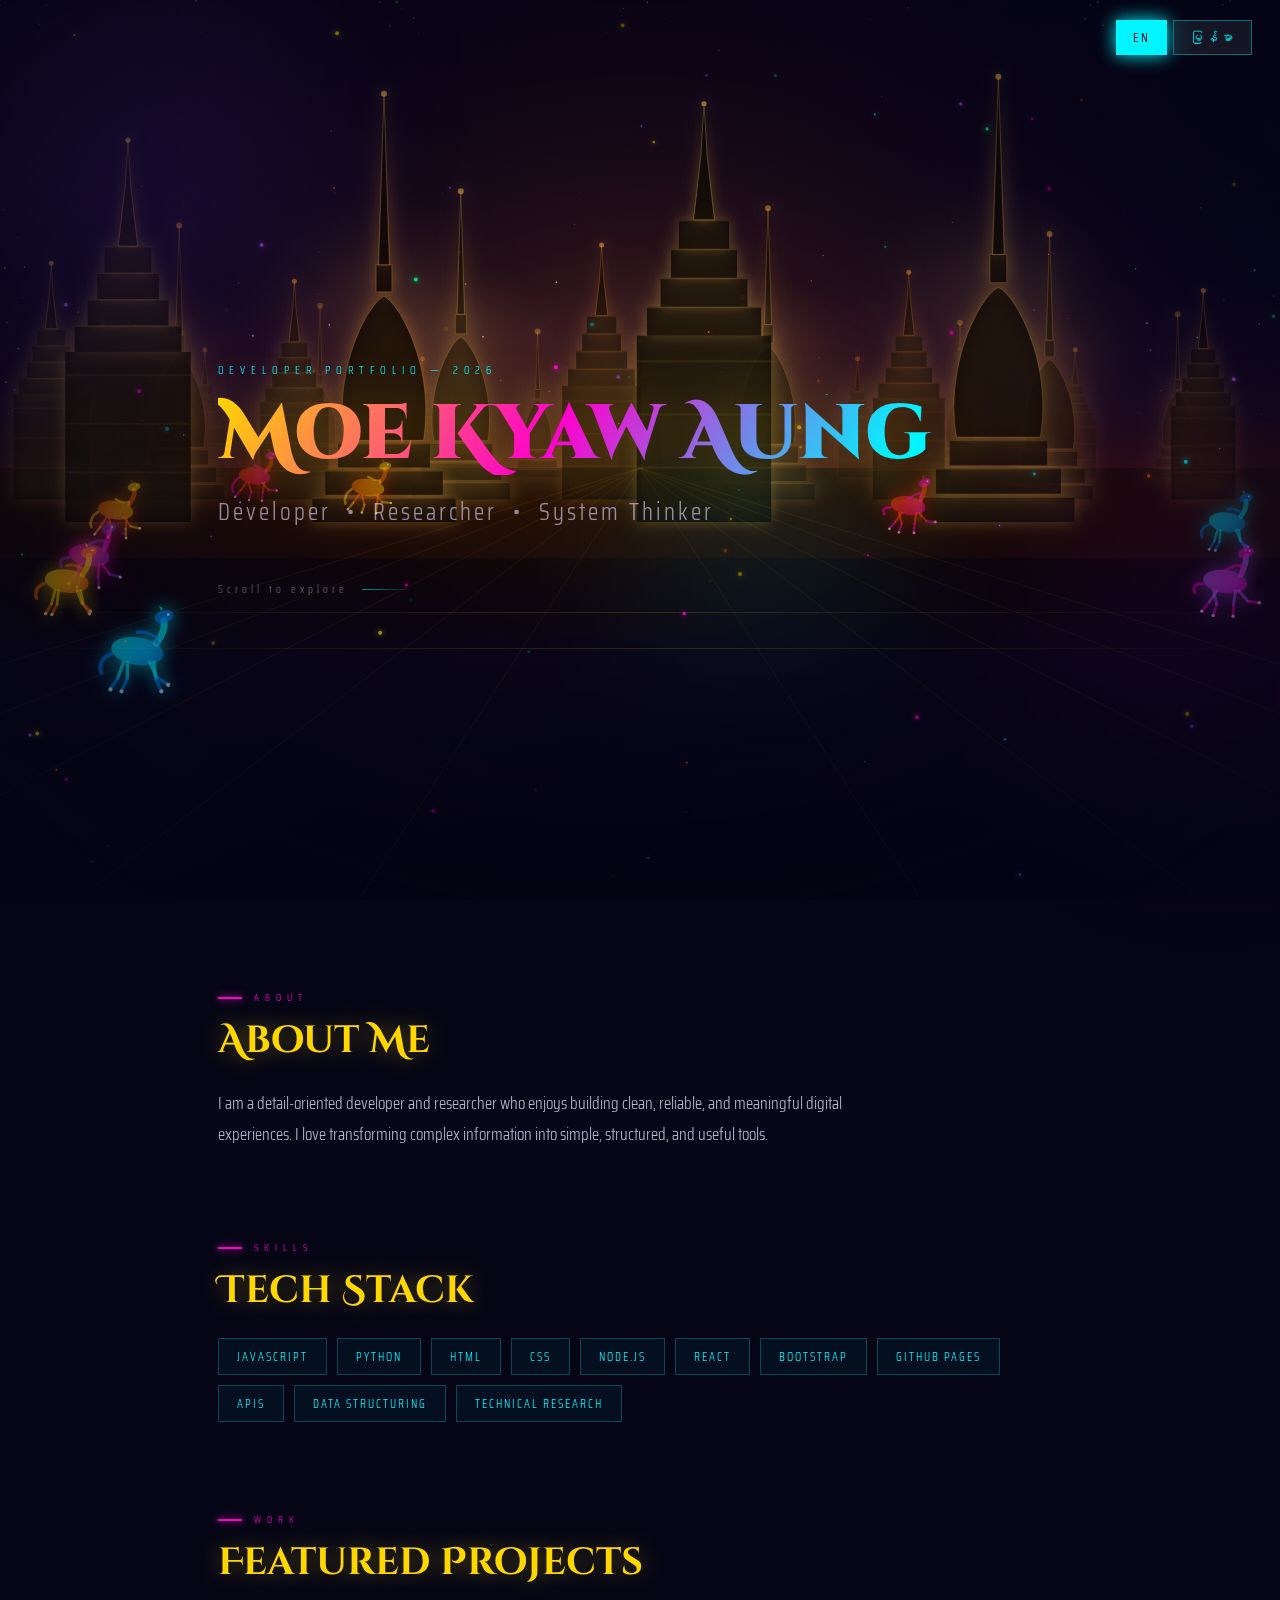
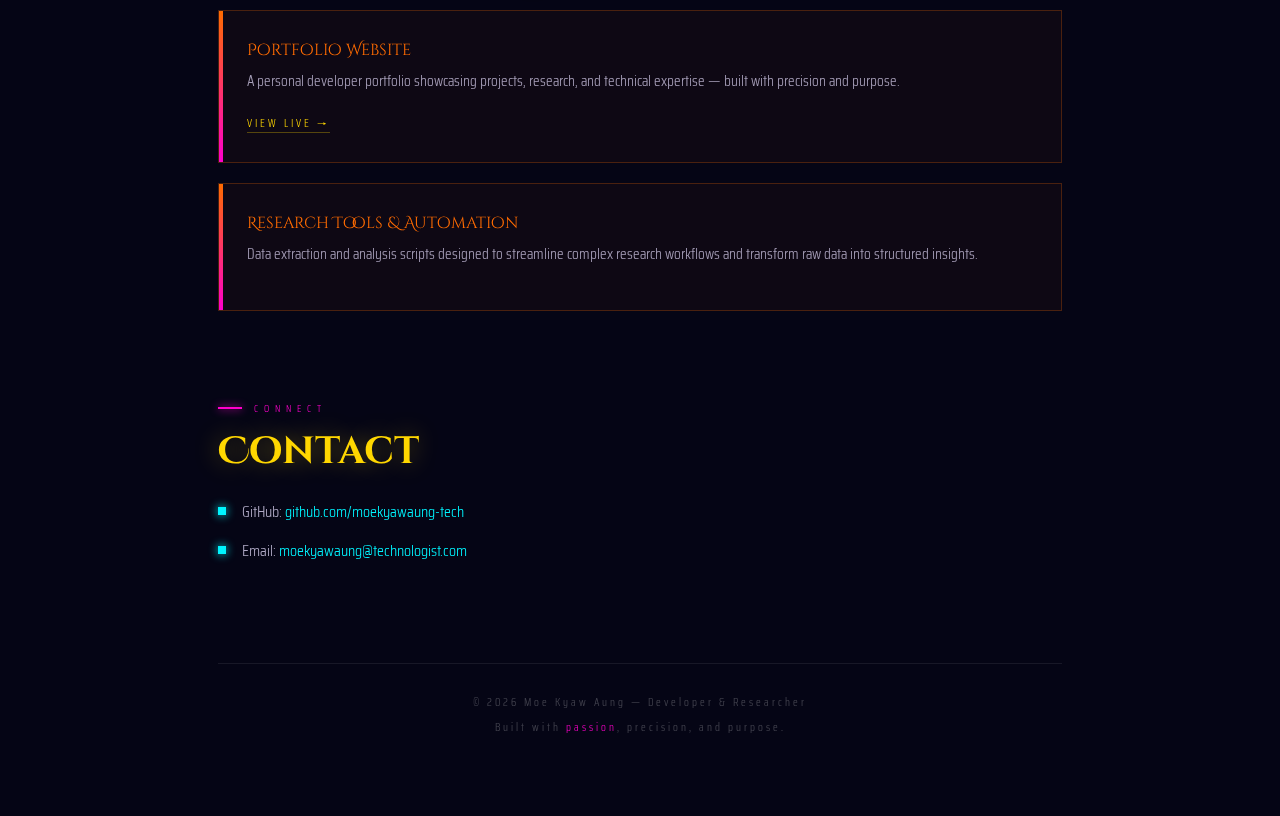
<file: index.html>
<!DOCTYPE html>
<html lang="en">
<head>
<meta charset="UTF-8">
<meta name="viewport" content="width=device-width, initial-scale=1.0">
<title>Moe Kyaw Aung — Developer Portfolio</title>
<link href="https://fonts.googleapis.com/css2?family=Cinzel+Decorative:wght@700;900&family=Saira+Condensed:wght@300;600&family=Noto+Sans+Myanmar:wght@300;700&display=swap" rel="stylesheet">
<style>
  :root {
    --gold: #FFD700;
    --cyan: #00F5FF;
    --magenta: #FF00CC;
    --orange: #FF6B00;
    --violet: #7B2FBE;
    --deep: #050515;
    --mid: #0A0A2E;
  }

  *, *::before, *::after { margin: 0; padding: 0; box-sizing: border-box; }

  html { scroll-behavior: smooth; }

  body {
    background: var(--deep);
    color: #e8e0ff;
    font-family: 'Saira Condensed', sans-serif;
    font-weight: 300;
    overflow-x: hidden;
    min-height: 100vh;
  }

  /* ─── BAGAN TEMPLES BACKGROUND ─── */
  #baganCanvas {
    position: fixed;
    top: 0; left: 0;
    width: 100%; height: 100%;
    z-index: 0;
    pointer-events: none;
  }

  /* ─── CANVAS BACKGROUND ─── */
  #horseCanvas {
    position: fixed;
    top: 0; left: 0;
    width: 100%; height: 100%;
    z-index: 1;
    pointer-events: none;
  }

  /* ─── STAR / DUST OVERLAY ─── */
  #dustCanvas {
    position: fixed;
    top: 0; left: 0;
    width: 100%; height: 100%;
    z-index: 2;
    pointer-events: none;
  }

  /* ─── GRADIENT VIGNETTE ─── */
  .vignette {
    position: fixed;
    inset: 0;
    z-index: 3;
    background: radial-gradient(ellipse at center, transparent 30%, rgba(5,5,21,0.82) 100%);
    pointer-events: none;
  }

  /* ─── LANGUAGE TOGGLE ─── */
  .lang-bar {
    position: fixed;
    top: 20px; right: 28px;
    z-index: 200;
    display: flex;
    gap: 6px;
  }

  .lang-btn {
    background: rgba(255,255,255,0.07);
    border: 1px solid rgba(0,245,255,0.4);
    color: var(--cyan);
    padding: 6px 16px;
    font-family: 'Saira Condensed', sans-serif;
    font-size: 13px;
    letter-spacing: 2px;
    text-transform: uppercase;
    cursor: pointer;
    transition: all 0.3s;
    backdrop-filter: blur(8px);
  }
  .lang-btn.active, .lang-btn:hover {
    background: var(--cyan);
    color: var(--deep);
    box-shadow: 0 0 18px var(--cyan);
  }

  /* ─── MAIN CONTENT ─── */
  .page {
    position: relative;
    z-index: 20;
    max-width: 900px;
    margin: 0 auto;
    padding: 0 28px 80px;
  }

  /* ─── HERO ─── */
  .hero {
    min-height: 100vh;
    display: flex;
    flex-direction: column;
    justify-content: center;
    padding-top: 60px;
  }

  .hero-eyebrow {
    font-size: 11px;
    letter-spacing: 6px;
    text-transform: uppercase;
    color: var(--cyan);
    margin-bottom: 16px;
    animation: fadeUp 1s 0.2s both;
  }

  .hero-name {
    font-family: 'Cinzel Decorative', serif;
    font-size: clamp(2.4rem, 6vw, 5.5rem);
    font-weight: 900;
    line-height: 1.05;
    background: linear-gradient(120deg, var(--gold) 0%, var(--magenta) 40%, var(--cyan) 80%);
    -webkit-background-clip: text;
    -webkit-text-fill-color: transparent;
    background-clip: text;
    text-shadow: none;
    animation: fadeUp 1s 0.4s both;
    filter: drop-shadow(0 0 30px rgba(255,215,0,0.3));
  }

  .hero-name-mm {
    font-family: 'Noto Sans Myanmar', 'Saira Condensed', sans-serif;
  }

  .hero-role {
    margin-top: 18px;
    font-size: clamp(1rem, 2.2vw, 1.5rem);
    letter-spacing: 3px;
    color: rgba(232,224,255,0.6);
    animation: fadeUp 1s 0.6s both;
  }

  .hero-scroll {
    margin-top: 50px;
    display: flex;
    align-items: center;
    gap: 14px;
    animation: fadeUp 1s 1s both;
    color: rgba(255,255,255,0.35);
    font-size: 11px;
    letter-spacing: 4px;
  }
  .hero-scroll::after {
    content: '';
    display: block;
    width: 50px;
    height: 1px;
    background: linear-gradient(90deg, rgba(0,245,255,0.6), transparent);
  }

  /* ─── SECTION ─── */
  .section {
    margin-top: 90px;
    animation: fadeUp 0.8s both;
  }

  .section-label {
    font-size: 10px;
    letter-spacing: 6px;
    text-transform: uppercase;
    color: var(--magenta);
    margin-bottom: 10px;
    display: flex;
    align-items: center;
    gap: 12px;
  }
  .section-label::before {
    content: '';
    display: block;
    width: 24px;
    height: 2px;
    background: var(--magenta);
    box-shadow: 0 0 8px var(--magenta);
  }

  .section-title {
    font-family: 'Cinzel Decorative', serif;
    font-size: clamp(1.4rem, 3vw, 2.4rem);
    color: var(--gold);
    margin-bottom: 22px;
    text-shadow: 0 0 25px rgba(255,215,0,0.4);
  }

  .section-body {
    font-size: 1.05rem;
    line-height: 1.85;
    color: rgba(232,224,255,0.8);
    max-width: 680px;
  }

  /* ─── TECH STACK ─── */
  .tech-grid {
    display: flex;
    flex-wrap: wrap;
    gap: 10px;
    margin-top: 16px;
  }

  .tech-pill {
    padding: 8px 18px;
    border: 1px solid rgba(0,245,255,0.25);
    background: rgba(0,245,255,0.05);
    color: var(--cyan);
    font-size: 12px;
    letter-spacing: 2px;
    text-transform: uppercase;
    transition: all 0.3s;
    position: relative;
    overflow: hidden;
  }
  .tech-pill::after {
    content: '';
    position: absolute;
    inset: 0;
    background: linear-gradient(90deg, transparent, rgba(0,245,255,0.12), transparent);
    transform: translateX(-100%);
    transition: transform 0.4s;
  }
  .tech-pill:hover::after { transform: translateX(100%); }
  .tech-pill:hover {
    border-color: var(--cyan);
    box-shadow: 0 0 14px rgba(0,245,255,0.35);
  }

  /* ─── PROJECT CARDS ─── */
  .project-card {
    margin-top: 20px;
    padding: 28px;
    border: 1px solid rgba(255,107,0,0.25);
    background: rgba(255,107,0,0.04);
    position: relative;
    transition: all 0.4s;
    overflow: hidden;
  }
  .project-card::before {
    content: '';
    position: absolute;
    top: 0; left: 0;
    width: 4px; height: 100%;
    background: linear-gradient(180deg, var(--orange), var(--magenta));
  }
  .project-card:hover {
    border-color: rgba(255,107,0,0.6);
    background: rgba(255,107,0,0.08);
    transform: translateX(6px);
    box-shadow: -6px 0 30px rgba(255,107,0,0.2);
  }
  .project-title {
    font-family: 'Cinzel Decorative', serif;
    font-size: 1rem;
    color: var(--orange);
    margin-bottom: 8px;
  }
  .project-desc {
    font-size: 0.95rem;
    color: rgba(232,224,255,0.7);
    line-height: 1.7;
    margin-bottom: 14px;
  }
  .project-link {
    color: var(--gold);
    text-decoration: none;
    font-size: 11px;
    letter-spacing: 3px;
    text-transform: uppercase;
    border-bottom: 1px solid rgba(255,215,0,0.3);
    transition: all 0.3s;
  }
  .project-link:hover {
    color: #fff;
    border-color: #fff;
    text-shadow: 0 0 10px var(--gold);
  }

  /* ─── CONTACT ─── */
  .contact-links {
    display: flex;
    flex-direction: column;
    gap: 14px;
    margin-top: 18px;
  }
  .contact-item {
    display: flex;
    align-items: center;
    gap: 16px;
    font-size: 1rem;
    color: rgba(232,224,255,0.75);
  }
  .contact-item a {
    color: var(--cyan);
    text-decoration: none;
    transition: color 0.3s, text-shadow 0.3s;
  }
  .contact-item a:hover {
    color: #fff;
    text-shadow: 0 0 14px var(--cyan);
  }
  .contact-dot {
    width: 8px; height: 8px;
    background: var(--cyan);
    box-shadow: 0 0 10px var(--cyan);
    flex-shrink: 0;
  }

  /* ─── FOOTER ─── */
  .footer {
    margin-top: 100px;
    padding-top: 30px;
    border-top: 1px solid rgba(255,255,255,0.08);
    text-align: center;
    font-size: 11px;
    letter-spacing: 3px;
    color: rgba(255,255,255,0.25);
  }
  .footer span { color: var(--magenta); }

  /* ─── ANIMATIONS ─── */
  @keyframes fadeUp {
    from { opacity: 0; transform: translateY(28px); }
    to { opacity: 1; transform: translateY(0); }
  }

  /* ─── LANGUAGE VISIBILITY ─── */
  .en, .mm { transition: opacity 0.4s; }
  body.lang-mm .en { display: none; }
  body.lang-en .mm { display: none; }

  /* ─── HORSE DEPTH LAYERS ─── */
  .depth-line {
    position: fixed;
    left: 0; right: 0;
    height: 1px;
    background: linear-gradient(90deg, transparent, rgba(255,215,0,0.15), transparent);
    pointer-events: none;
    z-index: 3;
  }

  /* Glowing orbs */
  .orb {
    position: fixed;
    border-radius: 50%;
    pointer-events: none;
    z-index: 1;
    filter: blur(80px);
    animation: orbFloat 8s ease-in-out infinite alternate;
  }
  .orb1 { width: 400px; height: 400px; background: rgba(123,47,190,0.25); top: -100px; left: -100px; }
  .orb2 { width: 300px; height: 300px; background: rgba(255,0,204,0.15); bottom: 100px; right: -80px; animation-delay: 3s; }
  .orb3 { width: 250px; height: 250px; background: rgba(0,245,255,0.1); top: 50%; left: 50%; animation-delay: 5s; }
  @keyframes orbFloat {
    from { transform: translate(0,0) scale(1); }
    to { transform: translate(30px, 40px) scale(1.15); }
  }
</style>
</head>
<body class="lang-en">

<!-- Orbs -->
<div class="orb orb1"></div>
<div class="orb orb2"></div>
<div class="orb orb3"></div>

<!-- Bagan Temples Canvas -->
<canvas id="baganCanvas"></canvas>
<!-- Horse Canvas -->
<canvas id="horseCanvas"></canvas>
<!-- Dust / star particles -->
<canvas id="dustCanvas"></canvas>

<!-- Vignette -->
<div class="vignette"></div>

<!-- Depth Lines (perspective rails) -->
<div class="depth-line" style="top:68%"></div>
<div class="depth-line" style="top:72%"></div>

<!-- Language Toggle -->
<div class="lang-bar">
  <button class="lang-btn active" id="btnEN" onclick="setLang('en')">EN</button>
  <button class="lang-btn" id="btnMM" onclick="setLang('mm')">မြန်မာ</button>
</div>

<!-- ════════════ CONTENT ════════════ -->
<div class="page">

  <!-- HERO -->
  <section class="hero">
    <p class="hero-eyebrow en">Developer Portfolio — 2026</p>
    <p class="hero-eyebrow mm" style="font-family:'Noto Sans Myanmar',sans-serif">Developer Portfolio — ၂၀၂၆</p>

    <h1 class="hero-name en">Moe Kyaw Aung</h1>
    <h1 class="hero-name hero-name-mm mm">မိုးကျော်အောင်</h1>

    <p class="hero-role en">Developer &nbsp;•&nbsp; Researcher &nbsp;•&nbsp; System Thinker</p>
    <p class="hero-role mm" style="font-family:'Noto Sans Myanmar',sans-serif">Developer • Researcher • System Thinker</p>

    <div class="hero-scroll en">Scroll to explore</div>
    <div class="hero-scroll mm" style="font-family:'Noto Sans Myanmar',sans-serif">အောက်သို့ ဆင်းရန်</div>
  </section>

  <!-- ABOUT -->
  <section class="section">
    <p class="section-label en">About</p>
    <p class="section-label mm" style="font-family:'Noto Sans Myanmar',sans-serif">ကိုယ်ရေး</p>
    <h2 class="section-title en">About Me</h2>
    <h2 class="section-title mm" style="font-family:'Noto Sans Myanmar',sans-serif">ကိုယ်ရေးအကျဉ်း</h2>
    <p class="section-body en">I am a detail-oriented developer and researcher who enjoys building clean, reliable, and meaningful digital experiences. I love transforming complex information into simple, structured, and useful tools.</p>
    <p class="section-body mm" style="font-family:'Noto Sans Myanmar',sans-serif">ကျွန်တော်က အသေးစိတ်ဂရုစိုက်ပြီး တိကျမှန်ကန်တဲ့ digital experience တွေကို တည်ဆောက်ဖို့ နှစ်သက်တဲ့ Developer & Researcher တစ်ယောက်ပါ။ ရှုပ်ထွေးတဲ့ knowledge တွေကို ရိုးရှင်းပြီး အသုံးဝင်တဲ့ tool တွေဖြစ်အောင် ပြောင်းလဲပေးဖို့ကို အထူးဝါသနာပါပါတယ်။</p>
  </section>

  <!-- TECH STACK -->
  <section class="section">
    <p class="section-label en">Skills</p>
    <p class="section-label mm" style="font-family:'Noto Sans Myanmar',sans-serif">ကျွမ်းကျင်မှုများ</p>
    <h2 class="section-title en">Tech Stack</h2>
    <h2 class="section-title mm" style="font-family:'Noto Sans Myanmar',sans-serif">အသုံးပြုနိုင်သော Technology များ</h2>
    <div class="tech-grid">
      <div class="tech-pill">JavaScript</div>
      <div class="tech-pill">Python</div>
      <div class="tech-pill">HTML</div>
      <div class="tech-pill">CSS</div>
      <div class="tech-pill">Node.js</div>
      <div class="tech-pill">React</div>
      <div class="tech-pill">Bootstrap</div>
      <div class="tech-pill">GitHub Pages</div>
      <div class="tech-pill">APIs</div>
      <div class="tech-pill">Data Structuring</div>
      <div class="tech-pill">Technical Research</div>
    </div>
  </section>

  <!-- PROJECTS -->
  <section class="section">
    <p class="section-label en">Work</p>
    <p class="section-label mm" style="font-family:'Noto Sans Myanmar',sans-serif">လုပ်ငန်းများ</p>
    <h2 class="section-title en">Featured Projects</h2>
    <h2 class="section-title mm" style="font-family:'Noto Sans Myanmar',sans-serif">Project များ</h2>

    <div class="project-card">
      <p class="project-title en">Portfolio Website</p>
      <p class="project-title mm" style="font-family:'Noto Sans Myanmar',sans-serif">Portfolio Website</p>
      <p class="project-desc en">A personal developer portfolio showcasing projects, research, and technical expertise — built with precision and purpose.</p>
      <p class="project-desc mm" style="font-family:'Noto Sans Myanmar',sans-serif">Projects, research နှင့် technical expertise တွေကို ဖော်ပြသော personal developer portfolio တစ်ခုဖြစ်ပြီး တိကျမှန်ကန်မှုနှင့် ရည်ရွယ်ချက်ဖြင့် တည်ဆောက်ထားသည်။</p>
      <a href="https://moekyawaung-tech.github.io" target="_blank" class="project-link en">View Live →</a>
      <a href="https://moekyawaung-tech.github.io" target="_blank" class="project-link mm" style="font-family:'Noto Sans Myanmar',sans-serif">ဝဘ်ဆိုဒ်ကြည့်ရန် →</a>
    </div>

    <div class="project-card">
      <p class="project-title en">Research Tools & Automation</p>
      <p class="project-title mm" style="font-family:'Noto Sans Myanmar',sans-serif">Research Tools & Automation</p>
      <p class="project-desc en">Data extraction and analysis scripts designed to streamline complex research workflows and transform raw data into structured insights.</p>
      <p class="project-desc mm" style="font-family:'Noto Sans Myanmar',sans-serif">ရှုပ်ထွေးသော research workflows တွေကို ချောမွေ့စေပြီး raw data ကို structured insights ဖြစ်အောင် ပြောင်းလဲပေးသော data extraction နှင့် analysis scripts များ။</p>
    </div>
  </section>

  <!-- CONTACT -->
  <section class="section">
    <p class="section-label en">Connect</p>
    <p class="section-label mm" style="font-family:'Noto Sans Myanmar',sans-serif">ဆက်သွယ်ရန်</p>
    <h2 class="section-title en">Contact</h2>
    <h2 class="section-title mm" style="font-family:'Noto Sans Myanmar',sans-serif">ဆက်သွယ်ရန်</h2>
    <div class="contact-links">
      <div class="contact-item">
        <div class="contact-dot"></div>
        <span>GitHub: <a href="https://github.com/moekyawaung-tech" target="_blank">github.com/moekyawaung-tech</a></span>
      </div>
      <div class="contact-item">
        <div class="contact-dot"></div>
        <span>Email: <a href="mailto:moekyawaung@technologist.com">moekyawaung@technologist.com</a></span>
      </div>
    </div>
  </section>

  <!-- FOOTER -->
  <footer class="footer">
    <p>© 2026 Moe Kyaw Aung — Developer & Researcher</p>
    <p style="margin-top:8px" class="en">Built with <span>passion</span>, precision, and purpose.</p>
    <p style="margin-top:8px" class="mm" style="font-family:'Noto Sans Myanmar',sans-serif">Passion၊ Precision နှင့် <span>Purpose</span> ဖြင့် တည်ဆောက်ထားသည်။</p>
  </footer>
</div>

<script>
// ══════════════════════════════════
//  BAGAN TEMPLES CANVAS
// ══════════════════════════════════
const bc = document.getElementById('baganCanvas');
const bctx = bc.getContext('2d');

function resizeBagan() { bc.width = window.innerWidth; bc.height = window.innerHeight; }
resizeBagan();
window.addEventListener('resize', resizeBagan);

// ─── Horizon & sky gradient (dawn-over-Bagan palette)
function drawSky() {
  const h = bc.height;
  const w = bc.width;
  // Deep night → twilight amber at horizon
  const sky = bctx.createLinearGradient(0, 0, 0, h * 0.62);
  sky.addColorStop(0,    'rgba(2,2,18,1)');
  sky.addColorStop(0.5,  'rgba(6,4,28,1)');
  sky.addColorStop(0.75, 'rgba(28,10,40,1)');
  sky.addColorStop(0.88, 'rgba(60,20,10,0.9)');
  sky.addColorStop(1,    'rgba(90,35,5,0.85)');
  bctx.fillStyle = sky;
  bctx.fillRect(0, 0, w, h * 0.62);

  // Horizon glow (amber-rose sunrise behind temples)
  const hY = h * 0.52;
  const hGlow = bctx.createRadialGradient(w * 0.5, hY, 0, w * 0.5, hY, w * 0.65);
  hGlow.addColorStop(0,   'rgba(255,160,30,0.28)');
  hGlow.addColorStop(0.3, 'rgba(220,80,10,0.14)');
  hGlow.addColorStop(0.6, 'rgba(180,30,80,0.06)');
  hGlow.addColorStop(1,   'transparent');
  bctx.fillStyle = hGlow;
  bctx.fillRect(0, 0, w, h * 0.8);

  // Stars (static dots)
  bctx.save();
  for (let i = 0; i < 200; i++) {
    const sx = (Math.sin(i * 7.3 + 1) * 0.5 + 0.5) * w;
    const sy = (Math.sin(i * 3.7 + 2) * 0.5 + 0.5) * h * 0.48;
    const sr = 0.5 + Math.sin(i * 11.1) * 0.4;
    const brightness = 0.3 + Math.sin(i * 5.1) * 0.3;
    bctx.globalAlpha = brightness;
    bctx.fillStyle = '#fff';
    bctx.beginPath();
    bctx.arc(sx, sy, sr, 0, Math.PI * 2);
    bctx.fill();
  }
  bctx.restore();
}

// ─── Draw a Bagan-style Stupa / Zedi (pointed bell-shape)
function drawZedi(bctx, x, baseY, w, h, glowColor, alpha) {
  bctx.save();
  bctx.globalAlpha = alpha;

  // Glow halo behind
  const glow = bctx.createRadialGradient(x, baseY - h * 0.5, 0, x, baseY - h * 0.4, w * 1.2);
  glow.addColorStop(0,   glowColor.replace('1)', '0.18)'));
  glow.addColorStop(0.4, glowColor.replace('1)', '0.07)'));
  glow.addColorStop(1,   'transparent');
  bctx.fillStyle = glow;
  bctx.beginPath();
  bctx.ellipse(x, baseY - h * 0.35, w * 1.3, h * 0.8, 0, 0, Math.PI * 2);
  bctx.fill();

  bctx.shadowColor = glowColor.replace('1)', '0.5)');
  bctx.shadowBlur = 18;

  // Base platform tiers
  const tiers = 3;
  for (let t = 0; t < tiers; t++) {
    const tw = w * (1 - t * 0.18);
    const th = h * 0.055;
    const ty = baseY - t * th * 1.1;
    bctx.fillStyle = 'rgba(15,8,4,0.92)';
    bctx.fillRect(x - tw / 2, ty - th, tw, th);
    // Rim highlight
    bctx.fillStyle = glowColor.replace('1)', '0.25)');
    bctx.fillRect(x - tw / 2, ty - th, tw, 1.5);
  }
  const tierH = tiers * h * 0.055 * 1.1;

  // Bell body (main stupa dome)
  const bellW = w * 0.55;
  const bellH = h * 0.32;
  const bellY = baseY - tierH;
  bctx.beginPath();
  bctx.moveTo(x - bellW / 2, bellY);
  bctx.bezierCurveTo(
    x - bellW * 0.65, bellY - bellH * 0.5,
    x - bellW * 0.2,  bellY - bellH * 0.95,
    x,                bellY - bellH
  );
  bctx.bezierCurveTo(
    x + bellW * 0.2,  bellY - bellH * 0.95,
    x + bellW * 0.65, bellY - bellH * 0.5,
    x + bellW / 2,    bellY
  );
  bctx.closePath();
  bctx.fillStyle = 'rgba(12,6,2,0.95)';
  bctx.fill();
  // Bell edge glow
  bctx.strokeStyle = glowColor.replace('1)', '0.3)');
  bctx.lineWidth = 1;
  bctx.stroke();

  // Neck ring
  const neckY = bellY - bellH - h * 0.01;
  bctx.fillStyle = 'rgba(10,5,2,0.95)';
  bctx.fillRect(x - bellW * 0.1, neckY - h * 0.06, bellW * 0.2, h * 0.06);
  bctx.strokeStyle = glowColor.replace('1)', '0.3)');
  bctx.lineWidth = 1;
  bctx.strokeRect(x - bellW * 0.1, neckY - h * 0.06, bellW * 0.2, h * 0.06);

  // Spire (hti)
  const spireBaseY = neckY - h * 0.06;
  const spireH = h * 0.38;
  bctx.beginPath();
  bctx.moveTo(x - bellW * 0.07, spireBaseY);
  bctx.lineTo(x + bellW * 0.07, spireBaseY);
  bctx.lineTo(x,                spireBaseY - spireH);
  bctx.closePath();
  bctx.fillStyle = 'rgba(8,4,1,0.97)';
  bctx.fill();
  bctx.strokeStyle = glowColor.replace('1)', '0.45)');
  bctx.lineWidth = 1;
  bctx.stroke();

  // Hti tip glow
  bctx.beginPath();
  bctx.arc(x, spireBaseY - spireH, 3, 0, Math.PI * 2);
  bctx.fillStyle = glowColor.replace('1)', '0.9)');
  bctx.shadowBlur = 12;
  bctx.fill();

  bctx.restore();
}

// ─── Draw a Bagan-style Temple (rectangular, Ananda / Thatbyinnyu style)
function drawTemple(bctx, x, baseY, w, h, glowColor, alpha) {
  bctx.save();
  bctx.globalAlpha = alpha;

  const glow = bctx.createRadialGradient(x, baseY - h * 0.5, 0, x, baseY - h * 0.4, w * 1.0);
  glow.addColorStop(0,   glowColor.replace('1)', '0.12)'));
  glow.addColorStop(1,   'transparent');
  bctx.fillStyle = glow;
  bctx.beginPath();
  bctx.ellipse(x, baseY - h * 0.3, w * 1.2, h * 0.7, 0, 0, Math.PI * 2);
  bctx.fill();

  bctx.shadowColor = glowColor.replace('1)', '0.4)');
  bctx.shadowBlur = 14;

  // Main base body
  const bodyW = w;
  const bodyH = h * 0.45;
  bctx.fillStyle = 'rgba(10,5,2,0.96)';
  bctx.fillRect(x - bodyW / 2, baseY - bodyH, bodyW, bodyH);

  // Cornice details (horizontal bands)
  for (let b = 1; b <= 3; b++) {
    const by = baseY - bodyH * (b / 3.5);
    bctx.fillStyle = glowColor.replace('1)', '0.1)');
    bctx.fillRect(x - bodyW / 2, by - 2, bodyW, 2);
  }

  // Receding terraces (stepped pyramid section)
  const steps = 4;
  let curW = bodyW * 0.85;
  let curY = baseY - bodyH;
  const stepH = h * 0.07;
  for (let s = 0; s < steps; s++) {
    bctx.fillStyle = 'rgba(10,5,2,0.95)';
    bctx.fillRect(x - curW / 2, curY - stepH, curW, stepH);
    // Step highlight
    bctx.fillStyle = glowColor.replace('1)', '0.18)');
    bctx.fillRect(x - curW / 2, curY - stepH, curW, 1.5);
    curW *= 0.76;
    curY -= stepH;
  }

  // Central spire on top
  const sW = curW * 0.55;
  const sH = h * 0.28;
  bctx.beginPath();
  bctx.moveTo(x - sW / 2, curY);
  bctx.lineTo(x + sW / 2, curY);
  bctx.lineTo(x + sW * 0.15, curY - sH * 0.55);
  bctx.lineTo(x, curY - sH);
  bctx.lineTo(x - sW * 0.15, curY - sH * 0.55);
  bctx.closePath();
  bctx.fillStyle = 'rgba(8,4,1,0.97)';
  bctx.fill();
  bctx.strokeStyle = glowColor.replace('1)', '0.4)');
  bctx.lineWidth = 1;
  bctx.stroke();

  // Tip glow
  bctx.beginPath();
  bctx.arc(x, curY - sH, 2.5, 0, Math.PI * 2);
  bctx.fillStyle = glowColor.replace('1)', '0.9)');
  bctx.shadowBlur = 10;
  bctx.fill();

  bctx.restore();
}

// ─── Layout: place many temples across the horizon
function buildBaganScene(w, h) {
  const horizonY = h * 0.54;
  const scene = [];
  // Far layer (tiny, faint)
  const far = [
    {t:'z', x:0.08, s:0.28, hf:0.18, glow:'rgba(255,180,80,1)'},
    {t:'t', x:0.16, s:0.22, hf:0.14, glow:'rgba(255,140,60,1)'},
    {t:'z', x:0.25, s:0.30, hf:0.20, glow:'rgba(255,160,50,1)'},
    {t:'t', x:0.33, s:0.20, hf:0.13, glow:'rgba(255,120,40,1)'},
    {t:'z', x:0.42, s:0.26, hf:0.17, glow:'rgba(255,170,70,1)'},
    {t:'t', x:0.50, s:0.24, hf:0.15, glow:'rgba(255,140,50,1)'},
    {t:'z', x:0.58, s:0.32, hf:0.21, glow:'rgba(255,180,60,1)'},
    {t:'t', x:0.67, s:0.21, hf:0.13, glow:'rgba(255,130,40,1)'},
    {t:'z', x:0.75, s:0.27, hf:0.18, glow:'rgba(255,160,70,1)'},
    {t:'t', x:0.84, s:0.23, hf:0.14, glow:'rgba(255,150,50,1)'},
    {t:'z', x:0.92, s:0.29, hf:0.19, glow:'rgba(255,170,60,1)'},
  ];
  // Mid layer (medium)
  const mid = [
    {t:'t', x:0.04, s:0.42, hf:0.26, glow:'rgba(255,190,80,1)'},
    {t:'z', x:0.14, s:0.50, hf:0.32, glow:'rgba(255,150,50,1)'},
    {t:'t', x:0.23, s:0.38, hf:0.24, glow:'rgba(255,170,60,1)'},
    {t:'z', x:0.36, s:0.55, hf:0.36, glow:'rgba(255,200,80,1)'},
    {t:'t', x:0.47, s:0.44, hf:0.28, glow:'rgba(255,160,55,1)'},
    {t:'z', x:0.60, s:0.52, hf:0.34, glow:'rgba(255,185,70,1)'},
    {t:'t', x:0.71, s:0.40, hf:0.25, glow:'rgba(255,155,50,1)'},
    {t:'z', x:0.82, s:0.48, hf:0.31, glow:'rgba(255,175,65,1)'},
    {t:'t', x:0.94, s:0.36, hf:0.23, glow:'rgba(255,165,55,1)'},
  ];
  // Near layer (larger, bold)
  const near = [
    {t:'t', x:0.10, s:0.70, hf:0.42, glow:'rgba(255,200,90,1)'},
    {t:'z', x:0.30, s:0.80, hf:0.50, glow:'rgba(255,180,70,1)'},
    {t:'t', x:0.55, s:0.75, hf:0.46, glow:'rgba(255,210,80,1)'},
    {t:'z', x:0.78, s:0.85, hf:0.52, glow:'rgba(255,190,75,1)'},
  ];

  for (const d of far) {
    scene.push({...d, baseY: horizonY - h * 0.01, layer: 0, alpha: 0.35});
  }
  for (const d of mid) {
    scene.push({...d, baseY: horizonY + h * 0.015, layer: 1, alpha: 0.60});
  }
  for (const d of near) {
    scene.push({...d, baseY: horizonY + h * 0.04, layer: 2, alpha: 0.85});
  }

  return scene.map(d => ({
    ...d,
    px: d.x * w,
    pw: w * d.s * 0.14,
    ph: h * d.hf,
  }));
}

let baganScene = [];
let baganShimmer = 0;

function drawBagan(ts) {
  const w = bc.width, h = bc.height;
  bctx.clearRect(0, 0, w, h);

  baganShimmer = ts * 0.0004;

  drawSky();

  // Ground plane (dark earth)
  const groundY = h * 0.52;
  const ground = bctx.createLinearGradient(0, groundY, 0, h);
  ground.addColorStop(0, 'rgba(20,8,3,0.7)');
  ground.addColorStop(0.5, 'rgba(8,3,1,0.9)');
  ground.addColorStop(1, 'rgba(3,1,0,1)');
  bctx.fillStyle = ground;
  bctx.fillRect(0, groundY, w, h - groundY);

  // Rebuild scene on resize
  if (baganScene.length === 0 || Math.abs(baganScene[0]?.sceneW - w) > 50) {
    baganScene = buildBaganScene(w, h);
    baganScene.forEach(d => d.sceneW = w);
  }

  // Draw far → near (already sorted by layer in buildBaganScene)
  for (const d of baganScene) {
    // Subtle shimmer on tips
    const shimAlpha = d.alpha + Math.sin(baganShimmer * 2.1 + d.px * 0.01) * 0.04;
    if (d.t === 'z') {
      drawZedi(bctx, d.px, d.baseY, d.pw, d.ph, d.glow, shimAlpha);
    } else {
      drawTemple(bctx, d.px, d.baseY, d.pw, d.ph, d.glow, shimAlpha);
    }
  }

  // Atmospheric haze layer (blends temples into distance)
  const hazeY = h * 0.38;
  const haze = bctx.createLinearGradient(0, hazeY, 0, h * 0.58);
  haze.addColorStop(0, 'rgba(5,3,15,0)');
  haze.addColorStop(0.5, 'rgba(30,12,5,0.22)');
  haze.addColorStop(1, 'rgba(5,3,15,0)');
  bctx.fillStyle = haze;
  bctx.fillRect(0, hazeY, w, h * 0.25);

  requestAnimationFrame(drawBagan);
}
requestAnimationFrame(drawBagan);


function setLang(l) {
  document.body.className = 'lang-' + l;
  document.getElementById('btnEN').classList.toggle('active', l === 'en');
  document.getElementById('btnMM').classList.toggle('active', l === 'mm');
}

// ══════════════════════════════════
//  HORSE CANVAS — COLORFUL 4D RUNNING HORSES
// ══════════════════════════════════
const canvas = document.getElementById('horseCanvas');
const ctx = canvas.getContext('2d');

function resize() {
  canvas.width = window.innerWidth;
  canvas.height = window.innerHeight;
}
resize();
window.addEventListener('resize', resize);

// Horse color palettes
const PALETTES = [
  ['#FF6B00','#FFD700'],  // orange-gold
  ['#FF00CC','#7B2FBE'],  // magenta-violet
  ['#00F5FF','#0080FF'],  // cyan-blue
  ['#00FF88','#00F5FF'],  // green-cyan
  ['#FF4500','#FF00CC'],  // red-magenta
  ['#FFD700','#FF6B00'],  // gold-orange
  ['#BF5FFF','#FF00CC'],  // purple-magenta
];

// ─── Simple stick-figure horse using bezier curves
// A horse is drawn as a series of body parts using 2D canvas
// We animate a gallop cycle with 6 frames

function drawHorse(ctx, x, y, scale, frame, colors, alpha, perspective) {
  ctx.save();
  ctx.globalAlpha = alpha;
  ctx.translate(x, y);
  ctx.scale(scale * perspective, scale * perspective);

  const t = frame / 6; // 0..1 gallop phase
  const gallop = Math.sin(t * Math.PI * 2);
  const gallop2 = Math.sin(t * Math.PI * 2 + Math.PI);

  const [c1, c2] = colors;

  // Glow
  ctx.shadowColor = c1;
  ctx.shadowBlur = 18 / perspective;

  // Body
  ctx.beginPath();
  ctx.ellipse(0, 0, 38, 20, 0.15, 0, Math.PI * 2);
  const bodyGrad = ctx.createLinearGradient(-38, -20, 38, 20);
  bodyGrad.addColorStop(0, c1);
  bodyGrad.addColorStop(1, c2);
  ctx.fillStyle = bodyGrad;
  ctx.fill();

  // Neck
  ctx.beginPath();
  ctx.moveTo(28, -12);
  ctx.quadraticCurveTo(40 + gallop * 4, -30, 38 + gallop * 2, -44);
  ctx.lineWidth = 10;
  ctx.strokeStyle = c1;
  ctx.lineCap = 'round';
  ctx.stroke();

  // Head
  ctx.beginPath();
  ctx.ellipse(38 + gallop * 2, -50, 14, 9, -0.3 + gallop * 0.1, 0, Math.PI * 2);
  ctx.fillStyle = c2;
  ctx.fill();

  // Eye
  ctx.beginPath();
  ctx.arc(44 + gallop * 2, -53, 2, 0, Math.PI * 2);
  ctx.fillStyle = '#fff';
  ctx.fill();

  // Ear
  ctx.beginPath();
  ctx.moveTo(34 + gallop, -58);
  ctx.lineTo(31 + gallop, -66);
  ctx.lineTo(37 + gallop, -62);
  ctx.closePath();
  ctx.fillStyle = c1;
  ctx.fill();

  // Mane (flowing)
  ctx.beginPath();
  ctx.moveTo(28, -12);
  for(let i = 0; i < 5; i++) {
    const mx = 28 - i * 7;
    const my = -22 + Math.sin((t * Math.PI * 2) + i * 0.6) * 6;
    ctx.lineTo(mx, my);
  }
  ctx.lineWidth = 5;
  ctx.strokeStyle = c2;
  ctx.lineCap = 'round';
  ctx.stroke();

  // Tail
  ctx.beginPath();
  ctx.moveTo(-38, 4);
  ctx.quadraticCurveTo(-58, 10 + gallop * 8, -52, 28 + gallop * 10);
  ctx.lineWidth = 6;
  ctx.strokeStyle = c2;
  ctx.stroke();

  // Legs (4 legs with gallop animation)
  const legAngles = [
    0.3 + gallop * 0.5,   // front-left
    0.3 + gallop2 * 0.5,  // front-right
    -0.2 + gallop2 * 0.5, // back-left
    -0.2 + gallop * 0.5,  // back-right
  ];
  const legX = [18, 24, -20, -14];
  ctx.lineWidth = 5;

  for(let i = 0; i < 4; i++) {
    const angle = legAngles[i];
    const lx = legX[i];
    const upperLen = 22;
    const lowerLen = 20;
    // Upper leg
    const kx = lx + Math.sin(angle) * upperLen;
    const ky = 18 + Math.cos(angle) * upperLen;
    ctx.beginPath();
    ctx.moveTo(lx, 16);
    ctx.lineTo(kx, ky);
    ctx.strokeStyle = c1;
    ctx.stroke();
    // Lower leg
    const angle2 = angle + (i < 2 ? 0.4 : -0.3) + gallop * (i % 2 === 0 ? 0.3 : -0.3);
    const fx = kx + Math.sin(angle2) * lowerLen;
    const fy = ky + Math.cos(angle2) * lowerLen;
    ctx.beginPath();
    ctx.moveTo(kx, ky);
    ctx.lineTo(fx, fy);
    ctx.strokeStyle = c2;
    ctx.stroke();
    // Hoof
    ctx.beginPath();
    ctx.arc(fx, fy, 3, 0, Math.PI * 2);
    ctx.fillStyle = '#fff';
    ctx.fill();
  }

  ctx.restore();
}

// ─── Create herd of horses at various depths
const NUM_HORSES = 12;
const horses = [];

for (let i = 0; i < NUM_HORSES; i++) {
  const depth = 0.2 + Math.random() * 0.8; // 0.2 (far) to 1.0 (near)
  horses.push({
    x: Math.random() * window.innerWidth * 1.4 - window.innerWidth * 0.2,
    y: window.innerHeight * (0.45 + depth * 0.35), // lower = closer
    depth,
    speed: 1.5 + depth * 3.5,            // faster when closer
    scale: 0.3 + depth * 0.5,
    frame: Math.random() * 6,
    frameSpeed: 0.12 + depth * 0.08,
    palette: PALETTES[i % PALETTES.length],
    alpha: 0.25 + depth * 0.55,
  });
}
// Sort by depth so far horses render first
horses.sort((a, b) => a.depth - b.depth);

let lastTime = 0;
function animateHorses(ts) {
  const dt = Math.min((ts - lastTime) / 16, 3);
  lastTime = ts;

  ctx.clearRect(0, 0, canvas.width, canvas.height);

  // Draw ground / horizon gradient
  const horizonY = canvas.height * 0.55;
  const groundGrad = ctx.createLinearGradient(0, horizonY, 0, canvas.height);
  groundGrad.addColorStop(0, 'rgba(5,5,21,0)');
  groundGrad.addColorStop(0.4, 'rgba(10,8,40,0.55)');
  groundGrad.addColorStop(1, 'rgba(3,2,18,0.9)');
  ctx.fillStyle = groundGrad;
  ctx.fillRect(0, horizonY, canvas.width, canvas.height - horizonY);

  // Perspective vanishing point lines (track rails)
  const vx = canvas.width * 0.5, vy = canvas.height * 0.52;
  ctx.save();
  ctx.globalAlpha = 0.07;
  ctx.strokeStyle = '#FFD700';
  ctx.lineWidth = 1;
  for (let r = 0; r < 5; r++) {
    const spread = (r + 1) * 0.22;
    ctx.beginPath();
    ctx.moveTo(vx, vy);
    ctx.lineTo(vx - canvas.width * spread, canvas.height);
    ctx.stroke();
    ctx.beginPath();
    ctx.moveTo(vx, vy);
    ctx.lineTo(vx + canvas.width * spread, canvas.height);
    ctx.stroke();
  }
  ctx.restore();

  // Animate & draw each horse
  for (const h of horses) {
    h.frame = (h.frame + h.frameSpeed * dt) % 6;
    h.x += h.speed * dt;
    if (h.x > canvas.width + 120) {
      h.x = -120;
    }
    // Dust cloud behind hooves
    ctx.save();
    ctx.globalAlpha = h.alpha * 0.18;
    ctx.filter = 'blur(6px)';
    const dustGrad = ctx.createRadialGradient(h.x - 30 * h.scale, h.y + 14 * h.scale, 0, h.x - 30 * h.scale, h.y + 14 * h.scale, 30 * h.scale);
    dustGrad.addColorStop(0, h.palette[0]);
    dustGrad.addColorStop(1, 'transparent');
    ctx.fillStyle = dustGrad;
    ctx.beginPath();
    ctx.ellipse(h.x - 30 * h.scale, h.y + 14 * h.scale, 30 * h.scale, 14 * h.scale, 0, 0, Math.PI * 2);
    ctx.fill();
    ctx.filter = 'none';
    ctx.restore();

    drawHorse(ctx, h.x, h.y, h.scale, h.frame, h.palette, h.alpha, 1);
  }

  requestAnimationFrame(animateHorses);
}
requestAnimationFrame(animateHorses);

// ══════════════════════════════════
//  DUST / SPARKLE CANVAS
// ══════════════════════════════════
const dc = document.getElementById('dustCanvas');
const dctx = dc.getContext('2d');

function resizeDust() { dc.width = window.innerWidth; dc.height = window.innerHeight; }
resizeDust();
window.addEventListener('resize', resizeDust);

const SPARKS = [];
const SPARK_COLORS = ['#FFD700','#00F5FF','#FF00CC','#FF6B00','#BF5FFF','#00FF88'];
for (let i = 0; i < 120; i++) {
  SPARKS.push({
    x: Math.random() * window.innerWidth,
    y: Math.random() * window.innerHeight,
    r: Math.random() * 1.8 + 0.3,
    vx: (Math.random() - 0.5) * 0.3,
    vy: -Math.random() * 0.5 - 0.1,
    color: SPARK_COLORS[Math.floor(Math.random() * SPARK_COLORS.length)],
    life: Math.random(),
    maxLife: 0.4 + Math.random() * 0.6,
  });
}

function animateDust(ts) {
  dctx.clearRect(0, 0, dc.width, dc.height);
  for (const s of SPARKS) {
    s.x += s.vx;
    s.y += s.vy;
    s.life -= 0.004;
    if (s.life <= 0) {
      s.x = Math.random() * dc.width;
      s.y = dc.height * 0.5 + Math.random() * dc.height * 0.5;
      s.life = s.maxLife;
    }
    const a = (s.life / s.maxLife) * 0.7;
    dctx.save();
    dctx.globalAlpha = a;
    dctx.fillStyle = s.color;
    dctx.shadowColor = s.color;
    dctx.shadowBlur = 6;
    dctx.beginPath();
    dctx.arc(s.x, s.y, s.r, 0, Math.PI * 2);
    dctx.fill();
    dctx.restore();
  }
  requestAnimationFrame(animateDust);
}
requestAnimationFrame(animateDust);
</script>
</body>
</html>
</file>
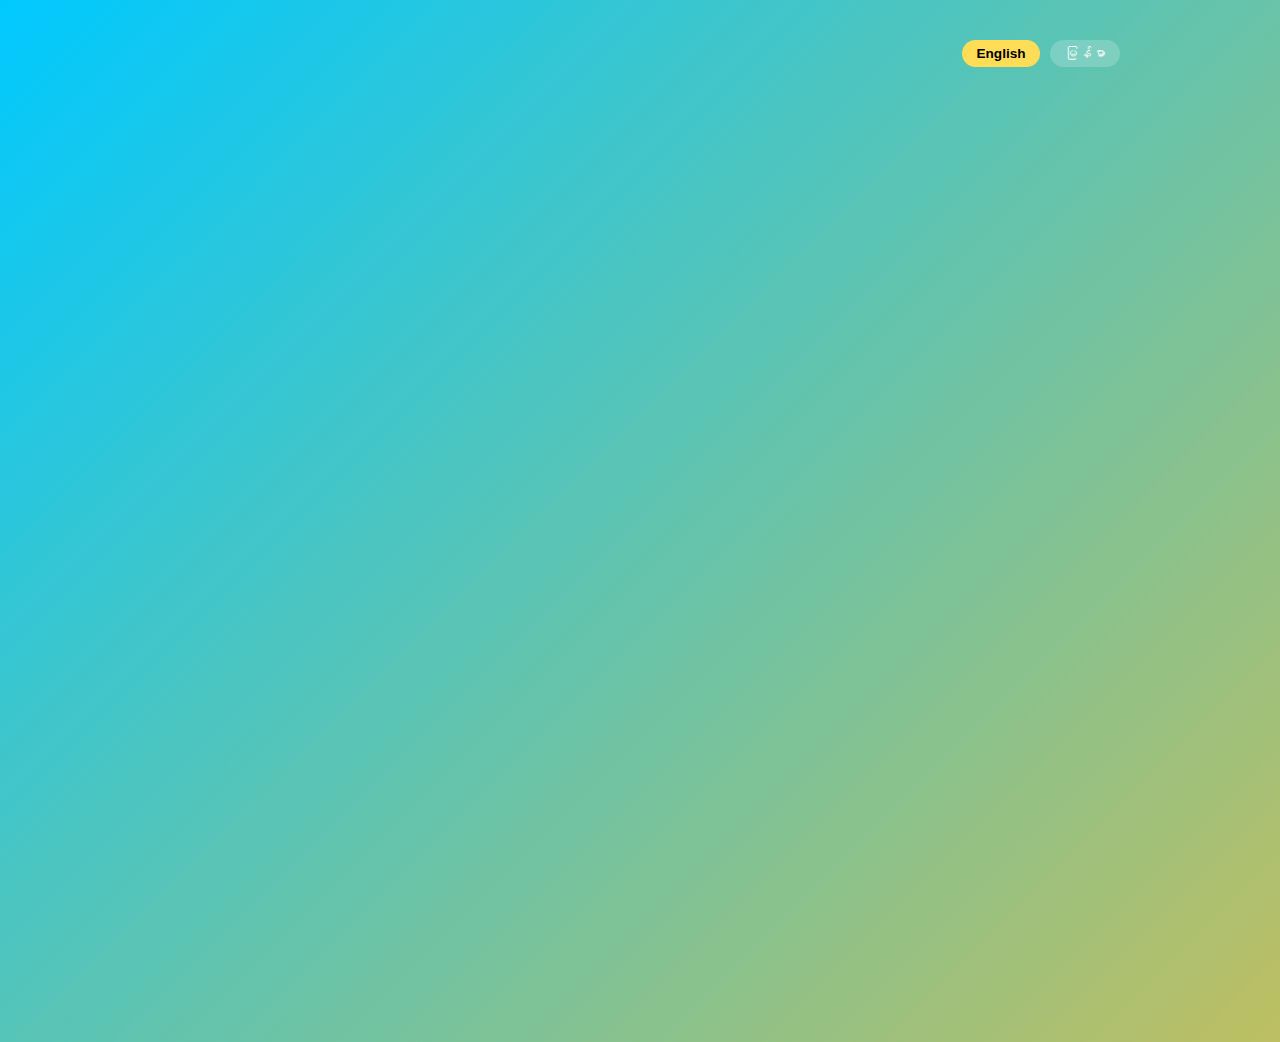
<file: index(dual).html>
<!DOCTYPE html>
<html lang="en">
<head>
<meta charset="UTF-8">
<meta name="viewport" content="width=device-width, initial-scale=1.0">
<title>Moe | Developer Portfolio</title>

<style>
    :root {
        --bg1: #1a2a6c;
        --bg2: #b21f1f;
        --bg3: #fdbb2d;
        --card-bg: rgba(15, 15, 30, 0.8);
        --accent: #ffdd57;
        --text-main: #ffffff;
        --text-sub: #cfd8dc;
    }

    body {
        font-family: "Segoe UI", sans-serif;
        background: linear-gradient(-45deg, var(--bg1), var(--bg2), var(--bg3), #00c9ff);
        background-size: 400% 400%;
        animation: gradientMove 18s ease infinite;
        margin: 0;
        padding: 0;
        color: var(--text-main);
    }

    @keyframes gradientMove {
        0% { background-position: 0% 50%; }
        50% { background-position: 100% 50%; }
        100% { background-position: 0% 50%; }
    }

    .container {
        max-width: 960px;
        margin: auto;
        padding: 40px 20px;
    }

    .card {
        background: var(--card-bg);
        padding: 28px;
        border-radius: 18px;
        margin-bottom: 22px;
        backdrop-filter: blur(14px);
        border: 1px solid rgba(255,255,255,0.1);
        box-shadow: 0 18px 40px rgba(0,0,0,0.45);
        opacity: 0;
        transform: translateY(20px);
        animation: fadeUp 0.8s ease forwards;
    }

    .card:nth-child(1) { animation-delay: 0.1s; }
    .card:nth-child(2) { animation-delay: 0.3s; }
    .card:nth-child(3) { animation-delay: 0.5s; }
    .card:nth-child(4) { animation-delay: 0.7s; }
    .card:nth-child(5) { animation-delay: 0.9s; }

    @keyframes fadeUp {
        to { opacity: 1; transform: translateY(0); }
    }

    h1, h2 { text-align: center; margin-top: 0; }

    .highlight {
        background: linear-gradient(90deg, #ffdd57, #ff8a65);
        -webkit-background-clip: text;
        color: transparent;
    }

    .lang-switch {
        text-align: right;
        margin-bottom: 10px;
    }

    .lang-btn {
        padding: 6px 14px;
        border-radius: 20px;
        border: none;
        cursor: pointer;
        background: rgba(255,255,255,0.2);
        color: white;
        font-size: 0.85rem;
        margin-left: 6px;
    }

    .lang-btn.active {
        background: var(--accent);
        color: black;
        font-weight: bold;
    }

    .skills span {
        display: inline-block;
        padding: 7px 12px;
        margin: 4px;
        border-radius: 20px;
        background: rgba(255,255,255,0.1);
        border: 1px solid rgba(255,255,255,0.2);
    }

    a { color: var(--accent); text-decoration: none; }
    a:hover { text-decoration: underline; }

    .mm { display: none; } /* Myanmar hidden by default */
</style>

<script>
function switchLang(lang) {
    document.querySelectorAll('.en').forEach(e => e.style.display = lang === 'en' ? 'block' : 'none');
    document.querySelectorAll('.mm').forEach(e => e.style.display = lang === 'mm' ? 'block' : 'none');

    document.getElementById('btn-en').classList.toggle('active', lang === 'en');
    document.getElementById('btn-mm').classList.toggle('active', lang === 'mm');
}
</script>

</head>
<body>

<div class="container">

    <div class="lang-switch">
        <button id="btn-en" class="lang-btn active" onclick="switchLang('en')">English</button>
        <button id="btn-mm" class="lang-btn" onclick="switchLang('mm')">မြန်မာ</button>
    </div>

    <!-- HERO -->
    <div class="card">
        <h1 class="en">Hi, I'm <span class="highlight">Moe</span> 👋</h1>
        <h1 class="mm">ဟယ်လို၊ ကျွန်တော် <span class="highlight">Moe</span> ပါ 👋</h1>

        <p class="en" style="text-align:center;">Developer • Researcher • System Thinker</p>
        <p class="mm" style="text-align:center;">Developer • Researcher • System Thinker</p>
    </div>

    <!-- ABOUT -->
    <div class="card">
        <h2 class="en">🎨 About Me</h2>
        <h2 class="mm">🎨 ကိုယ်ရေးအကျဉ်း</h2>

        <p class="en">
            I am a detail‑oriented developer and researcher who enjoys building clean, reliable, and meaningful digital experiences.
            I love transforming complex information into simple, structured, and useful tools.
        </p>

        <p class="mm">
            ကျွန်တော်က အသေးစိတ်ဂရုစိုက်ပြီး တိကျမှန်ကန်တဲ့ digital experience တွေကို တည်ဆောက်ဖို့နှစ်သက်တဲ့ Developer & Researcher တစ်ယောက်ပါ။
            ရှုပ်ထွေးတဲ့ knowledge တွေကို ရိုးရှင်းပြီး အသုံးဝင်တဲ့ tool တွေဖြစ်အောင် ပြောင်းလဲပေးဖို့ကို အထူးဝါသနာပါပါတယ်။
        </p>
    </div>

    <!-- TECH STACK -->
    <div class="card">
        <h2 class="en">🚀 Tech Stack</h2>
        <h2 class="mm">🚀 အသုံးပြုနိုင်သော Technology များ</h2>

        <div class="skills">
            <span>JavaScript</span>
            <span>Python</span>
            <span>HTML</span>
            <span>CSS</span>
            <span>Node.js</span>
            <span>React</span>
            <span>Bootstrap</span>
            <span>GitHub Pages</span>
            <span>APIs</span>
            <span>Data Structuring</span>
            <span>Technical Research</span>
        </div>
    </div>

    <!-- PROJECTS -->
    <div class="card">
        <h2 class="en">📌 Featured Projects</h2>
        <h2 class="mm">📌 Project များ</h2>

        <ul class="en">
            <li><b>Portfolio Website:</b> <a href="https://moekyawaung-tech.github.io">View Live</a></li>
            <li><b>Research Tools & Automation:</b> Data extraction & analysis scripts</li>
        </ul>

        <ul class="mm">
            <li><b>Portfolio Website:</b> <a href="https://moekyawaung-tech.github.io">ဝဘ်ဆိုဒ်ကြည့်ရန်</a></li>
            <li><b>Research Tools & Automation:</b> Data extraction & analysis script များ</li>
        </ul>
    </div>

    <!-- CONTACT -->
    <div class="card">
        <h2 class="en">📫 Contact</h2>
        <h2 class="mm">📫 ဆက်သွယ်ရန်</h2>

        <p class="en">
            GitHub: <a href="https://github.com/moekyawaung-tech">github.com/moekyawaung-tech</a><br>
            Email: moekyawaung@technologist.com
        </p>

        <p class="mm">
            GitHub: <a href="https://github.com/moekyawaung-tech">github.com/moekyawaung-tech</a><br>
            Email: moekyawaung@technologist.com
        </p>
    </div>

</div>

</body>
</html>
</file>
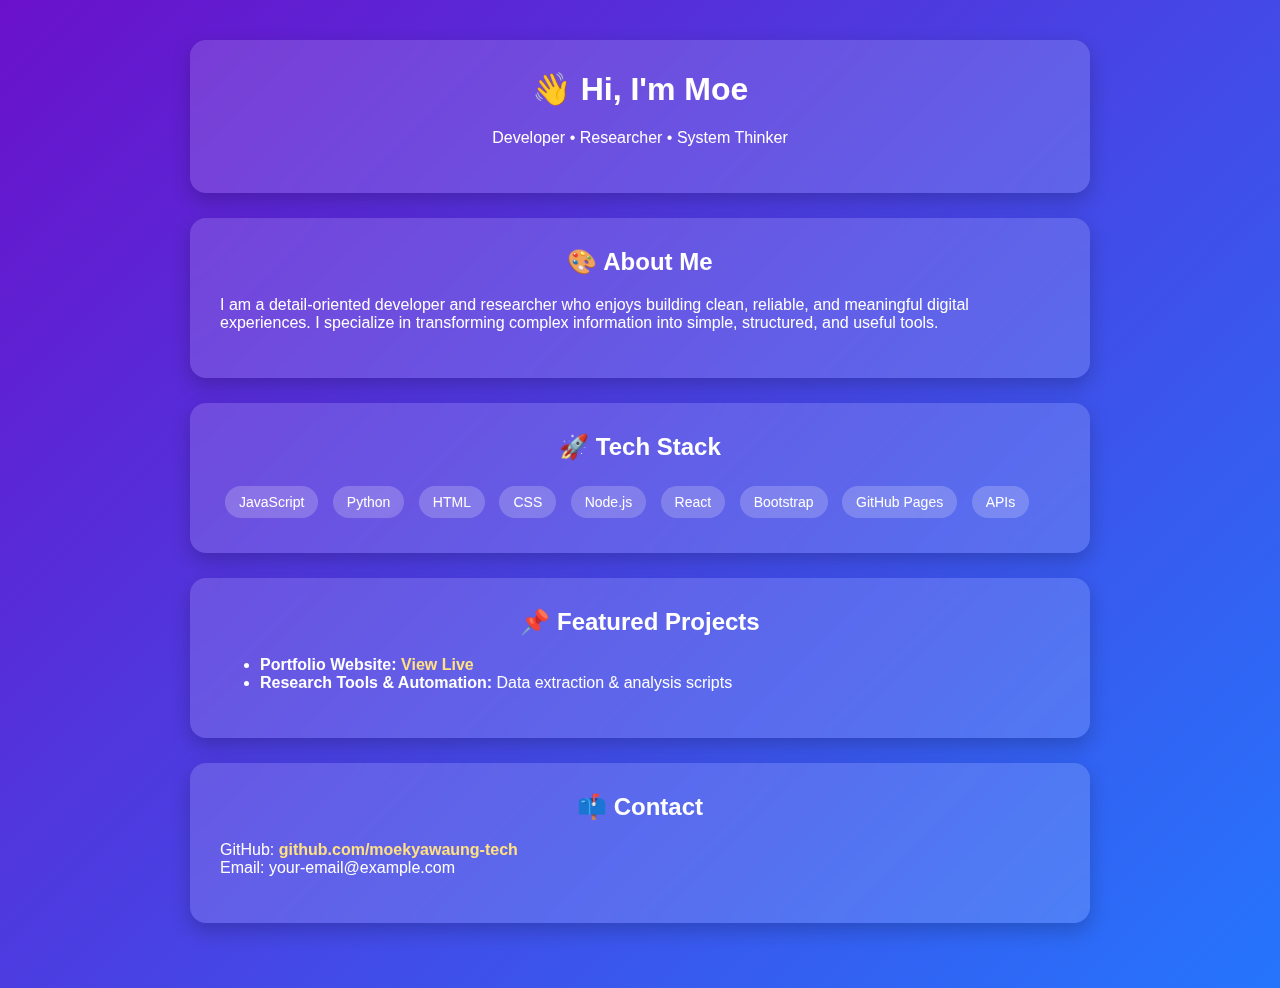
<file: index1.html>
<!DOCTYPE html>
<html lang="en">
<head>
<meta charset="UTF-8">
<meta name="viewport" content="width=device-width, initial-scale=1.0">
<title>Moe | Developer Portfolio</title>

<style>
    body {
        font-family: "Segoe UI", sans-serif;
        background: linear-gradient(135deg, #6a11cb, #2575fc);
        color: white;
        margin: 0;
        padding: 0;
    }
    .container {
        max-width: 900px;
        margin: auto;
        padding: 40px 20px;
    }
    .card {
        background: rgba(255, 255, 255, 0.15);
        padding: 30px;
        border-radius: 16px;
        backdrop-filter: blur(10px);
        margin-bottom: 25px;
        box-shadow: 0 8px 20px rgba(0,0,0,0.2);
    }
    h1, h2 {
        text-align: center;
        margin-top: 0;
    }
    .skills span {
        display: inline-block;
        background: rgba(255,255,255,0.2);
        padding: 8px 14px;
        border-radius: 20px;
        margin: 5px;
        font-size: 14px;
    }
    a {
        color: #ffe082;
        text-decoration: none;
        font-weight: bold;
    }
    a:hover {
        text-decoration: underline;
    }
</style>
</head>

<body>
<div class="container">

    <div class="card">
        <h1>👋 Hi, I'm Moe</h1>
        <p style="text-align:center;">
            Developer • Researcher • System Thinker  
        </p>
    </div>

    <div class="card">
        <h2>🎨 About Me</h2>
        <p>
            I am a detail‑oriented developer and researcher who enjoys building clean, reliable, and meaningful digital experiences.
            I specialize in transforming complex information into simple, structured, and useful tools.
        </p>
    </div>

    <div class="card">
        <h2>🚀 Tech Stack</h2>
        <div class="skills">
            <span>JavaScript</span>
            <span>Python</span>
            <span>HTML</span>
            <span>CSS</span>
            <span>Node.js</span>
            <span>React</span>
            <span>Bootstrap</span>
            <span>GitHub Pages</span>
            <span>APIs</span>
        </div>
    </div>

    <div class="card">
        <h2>📌 Featured Projects</h2>
        <ul>
            <li><b>Portfolio Website:</b> <a href="https://moekyawaung-tech.github.io">View Live</a></li>
            <li><b>Research Tools & Automation:</b> Data extraction & analysis scripts</li>
        </ul>
    </div>

    <div class="card">
        <h2>📫 Contact</h2>
        <p>
            GitHub: <a href="https://github.com/moekyawaung-tech">github.com/moekyawaung-tech</a><br>
            Email: your-email@example.com
        </p>
    </div>

</div>
</body>
</html>
</file>
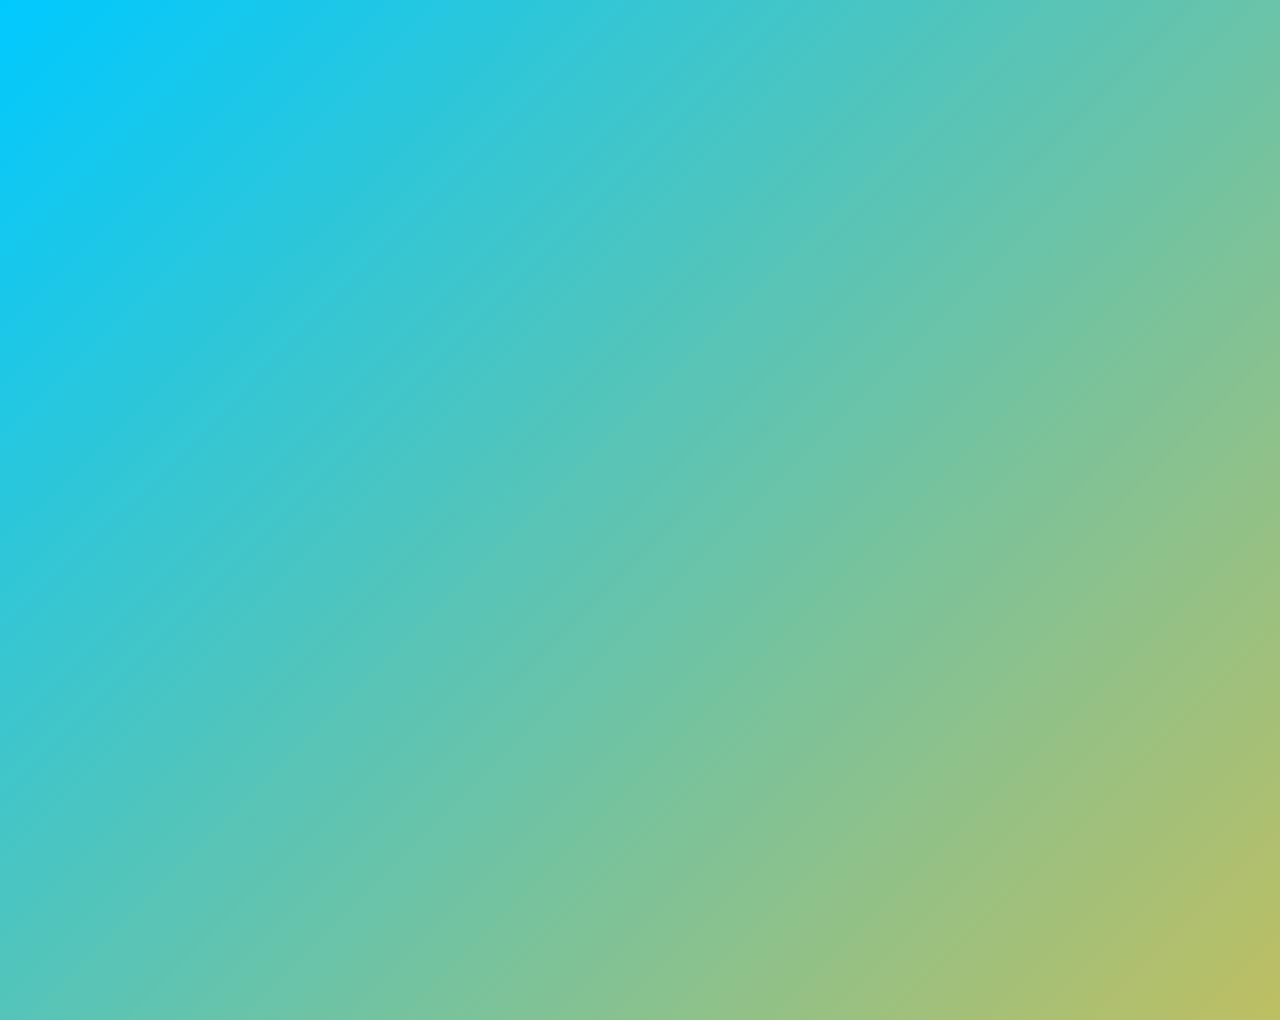
<file: index2.html>
<!DOCTYPE html>
<html lang="en">
<head>
<meta charset="UTF-8">
<meta name="viewport" content="width=device-width, initial-scale=1.0">
<title>Moe | Animated Developer Portfolio</title>

<style>
    :root {
        --bg1: #1a2a6c;
        --bg2: #b21f1f;
        --bg3: #fdbb2d;
        --card-bg: rgba(15, 15, 30, 0.8);
        --accent: #ffdd57;
        --text-main: #ffffff;
        --text-sub: #cfd8dc;
    }

    * {
        box-sizing: border-box;
        margin: 0;
        padding: 0;
    }

    body {
        font-family: "Segoe UI", system-ui, -apple-system, BlinkMacSystemFont, sans-serif;
        color: var(--text-main);
        min-height: 100vh;
        display: flex;
        justify-content: center;
        align-items: center;
        background: linear-gradient(-45deg, var(--bg1), var(--bg2), var(--bg3), #00c9ff);
        background-size: 400% 400%;
        animation: gradientMove 18s ease infinite;
    }

    @keyframes gradientMove {
        0% { background-position: 0% 50%; }
        50% { background-position: 100% 50%; }
        100% { background-position: 0% 50%; }
    }

    .container {
        max-width: 960px;
        width: 100%;
        padding: 30px 18px;
    }

    .card {
        background: var(--card-bg);
        border-radius: 18px;
        padding: 26px 22px;
        margin-bottom: 20px;
        box-shadow: 0 18px 40px rgba(0, 0, 0, 0.45);
        border: 1px solid rgba(255, 255, 255, 0.08);
        backdrop-filter: blur(14px);
        opacity: 0;
        transform: translateY(20px);
        animation: fadeUp 0.8s ease forwards;
    }

    .card:nth-child(1) { animation-delay: 0.1s; }
    .card:nth-child(2) { animation-delay: 0.3s; }
    .card:nth-child(3) { animation-delay: 0.5s; }
    .card:nth-child(4) { animation-delay: 0.7s; }
    .card:nth-child(5) { animation-delay: 0.9s; }

    @keyframes fadeUp {
        to {
            opacity: 1;
            transform: translateY(0);
        }
    }

    h1, h2 {
        margin: 0 0 10px 0;
        text-align: center;
    }

    h1 span.highlight {
        background: linear-gradient(90deg, #ffdd57, #ff8a65);
        -webkit-background-clip: text;
        color: transparent;
    }

    .subtitle {
        text-align: center;
        color: var(--text-sub);
        font-size: 0.95rem;
        letter-spacing: 0.06em;
        text-transform: uppercase;
        margin-bottom: 6px;
    }

    .roles {
        text-align: center;
        font-size: 0.95rem;
        color: var(--text-sub);
    }

    .badge-row {
        margin-top: 12px;
        text-align: center;
    }

    .badge {
        display: inline-block;
        padding: 6px 12px;
        border-radius: 999px;
        border: 1px solid rgba(255, 255, 255, 0.18);
        font-size: 0.75rem;
        margin: 3px;
        background: rgba(255, 255, 255, 0.06);
        color: var(--text-sub);
    }

    .badge.pulse {
        border-color: var(--accent);
        color: var(--accent);
        animation: pulse 2.4s ease-in-out infinite;
    }

    @keyframes pulse {
        0% { box-shadow: 0 0 0 0 rgba(255, 221, 87, 0.6); }
        70% { box-shadow: 0 0 0 16px rgba(255, 221, 87, 0); }
        100% { box-shadow: 0 0 0 0 rgba(255, 221, 87, 0); }
    }

    p {
        color: var(--text-sub);
        line-height: 1.6;
        font-size: 0.95rem;
    }

    .section-title {
        text-align: left;
        font-size: 1.1rem;
        margin-bottom: 10px;
    }

    .skills {
        display: flex;
        flex-wrap: wrap;
        gap: 8px;
        margin-top: 8px;
    }

    .skill-pill {
        padding: 7px 12px;
        border-radius: 999px;
        background: radial-gradient(circle at top left, rgba(255,255,255,0.18), rgba(255,255,255,0.04));
        font-size: 0.8rem;
        border: 1px solid rgba(255,255,255,0.12);
        position: relative;
        overflow: hidden;
    }

    .skill-pill::after {
        content: "";
        position: absolute;
        top: 0;
        left: -40%;
        width: 40%;
        height: 100%;
        background: linear-gradient(120deg, transparent, rgba(255,255,255,0.4), transparent);
        transform: skewX(-20deg);
        animation: shine 3.2s ease-in-out infinite;
    }

    @keyframes shine {
        0% { left: -40%; }
        60% { left: 140%; }
        100% { left: 140%; }
    }

    ul {
        padding-left: 18px;
        margin: 8px 0 0 0;
        color: var(--text-sub);
        font-size: 0.93rem;
    }

    a {
        color: var(--accent);
        text-decoration: none;
        font-weight: 500;
    }

    a:hover {
        text-decoration: underline;
    }

    .footer-text {
        text-align: center;
        font-size: 0.85rem;
        color: var(--text-sub);
        margin-top: 6px;
    }

    .glow {
        text-shadow: 0 0 8px rgba(255, 221, 87, 0.7);
    }

    @media (min-width: 720px) {
        .card {
            padding: 30px 28px;
        }
    }
</style>
</head>

<body>
<div class="container">

    <!-- Hero -->
    <div class="card">
        <div class="subtitle">Developer Portfolio</div>
        <h1>Hi, I'm <span class="highlight">Moe</span> 👋</h1>
        <p class="roles">
            Developer • Researcher • System Thinker
        </p>
        <div class="badge-row">
            <span class="badge pulse">Building meaningful digital experiences</span>
            <span class="badge">Clean code</span>
            <span class="badge">Structured thinking</span>
        </div>
    </div>

    <!-- About -->
    <div class="card">
        <h2 class="section-title">🎨 About Me</h2>
        <p>
            I am a detail‑oriented developer and researcher who enjoys building clean, reliable, and meaningful digital experiences.
            I love transforming complex information into simple, structured, and useful tools that support real‑world decisions.
        </p>
    </div>

    <!-- Tech Stack -->
    <div class="card">
        <h2 class="section-title">🚀 Tech Stack</h2>
        <p>Technologies I work with:</p>
        <div class="skills">
            <div class="skill-pill">JavaScript</div>
            <div class="skill-pill">Python</div>
            <div class="skill-pill">HTML</div>
            <div class="skill-pill">CSS</div>
            <div class="skill-pill">Node.js</div>
            <div class="skill-pill">React</div>
            <div class="skill-pill">Bootstrap</div>
            <div class="skill-pill">Git & GitHub</div>
            <div class="skill-pill">GitHub Pages</div>
            <div class="skill-pill">APIs</div>
            <div class="skill-pill">Data Structuring</div>
            <div class="skill-pill">Technical Research</div>
        </div>
    </div>

    <!-- Projects -->
    <div class="card">
        <h2 class="section-title">📌 Featured Projects</h2>
        <ul>
            <li>
                <b>Portfolio Website:</b>
                <a href="https://moekyawaung-tech.github.io" target="_blank" rel="noopener">
                    View Live
                </a>
            </li>
            <li>
                <b>Research Tools & Automation:</b>
                Scripts for structured data extraction and analysis.
            </li>
        </ul>
    </div>

    <!-- Contact -->
    <div class="card">
        <h2 class="section-title">📫 Contact</h2>
        <p>
            GitHub:
            <a href="https://github.com/moekyawaung-tech" target="_blank" rel="noopener">
                github.com/moekyawaung-tech
            </a><br>
            Email: <a href="moekyawaung@technologist.com">moekyawaung@technologist.com</a>
        </p>
        <p class="footer-text glow">
            ✨ Building tools that make knowledge clearer and systems more transparent ✨
        </p>
    </div>

</div>
</body>
</html>
</file>
